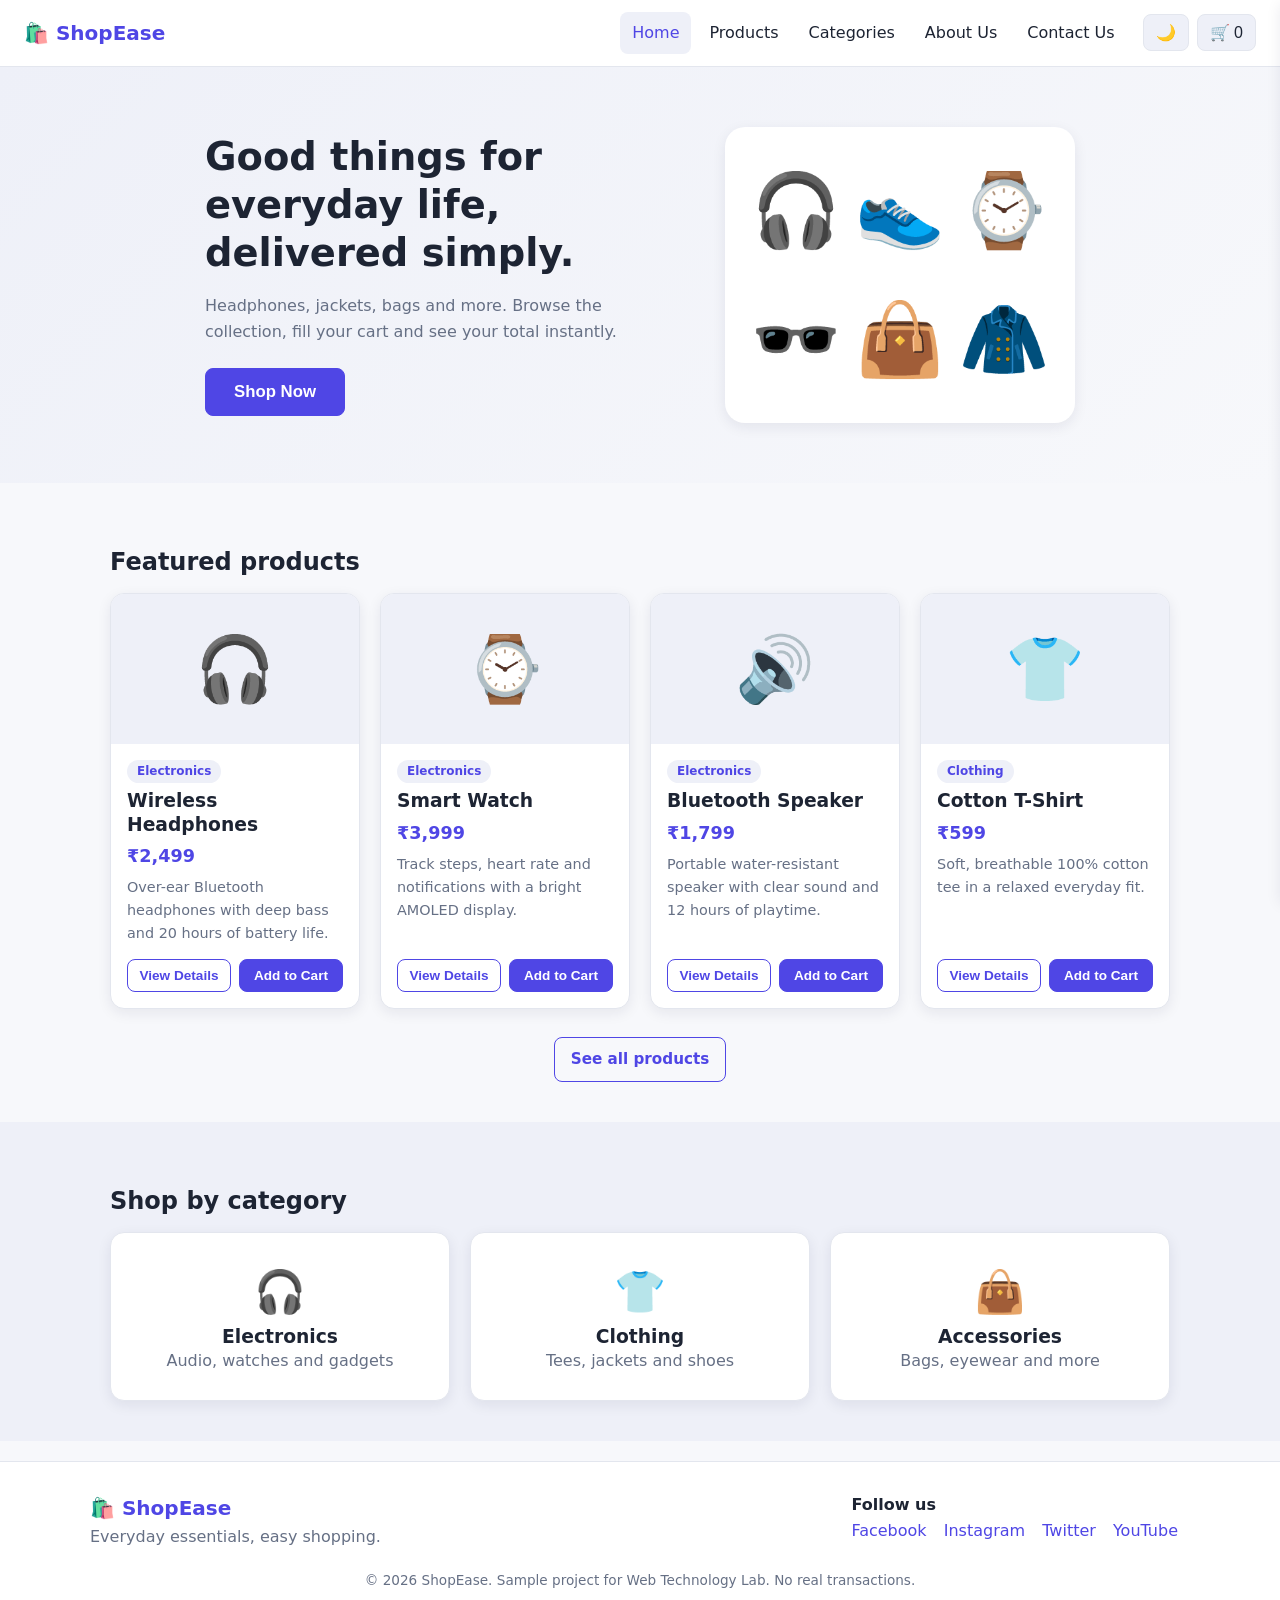
<file: Product Website/shopease.html>
<!DOCTYPE html>
<html lang="en">
<head>
<meta charset="UTF-8">
<meta name="viewport" content="width=device-width, initial-scale=1">
<title>ShopEase</title>
<style>
:root{--bg:#f7f8fb;--surface:#fff;--text:#1d2433;--muted:#667085;--brand:#4f46e5;--brand-d:#4338ca;--border:#e3e6ee;--alt:#eef0f8;--shadow:0 4px 14px rgba(20,30,60,.08)}
[data-theme=dark]{--bg:#0f1320;--surface:#181d2e;--text:#eef0f7;--muted:#9aa3b8;--brand:#818cf8;--brand-d:#6366f1;--border:#2a3148;--alt:#141a2a;--shadow:0 4px 14px rgba(0,0,0,.4)}
*{box-sizing:border-box;margin:0;padding:0}
body{font-family:system-ui,-apple-system,"Segoe UI",Roboto,sans-serif;background:var(--bg);color:var(--text);line-height:1.6}
a{color:inherit;text-decoration:none}
h1,h2,h3{line-height:1.25}
.site-header{position:sticky;top:0;z-index:30;display:flex;align-items:center;gap:16px;padding:12px 24px;background:var(--surface);border-bottom:1px solid var(--border)}
.logo{font-weight:800;font-size:1.25rem;color:var(--brand)}
nav{display:flex;gap:6px;margin-left:auto}
nav a{padding:8px 12px;border-radius:8px;font-weight:500}
nav a:hover,nav a.active{background:var(--alt);color:var(--brand)}
.header-tools{display:flex;gap:8px}
.icon-btn{background:var(--alt);border:1px solid var(--border);color:var(--text);padding:8px 12px;border-radius:8px;cursor:pointer;font-size:1rem}
.icon-btn:hover{border-color:var(--brand)}
.menu-btn{display:none}
.btn{display:inline-block;background:var(--brand);color:#fff;border:1px solid var(--brand);padding:9px 16px;border-radius:8px;font-size:.95rem;font-weight:600;cursor:pointer}
.btn:hover{background:var(--brand-d)}
.btn.ghost{background:transparent;color:var(--brand)}
.btn.ghost:hover{background:var(--alt)}
.btn.big{padding:13px 28px;font-size:1.05rem}
.page{display:none}.page.show{display:block}
.section{max-width:1100px;margin:0 auto;padding:40px 20px}
.section.alt{max-width:none;background:var(--alt)}
.section.alt>*{max-width:1060px;margin-left:auto;margin-right:auto}
h1{font-size:2rem;margin-bottom:16px}h2{font-size:1.5rem;margin:24px 0 16px}
.center{text-align:center;margin-top:28px}
.hero{display:flex;align-items:center;justify-content:center;gap:40px;flex-wrap:wrap;padding:60px 24px;background:linear-gradient(135deg,var(--alt),var(--bg))}
.hero-text{max-width:480px}.hero-text h1{font-size:2.4rem}.hero-text p{color:var(--muted);margin:12px 0 24px}
.hero-art{font-size:4.5rem;display:grid;grid-template-columns:repeat(3,1fr);gap:14px;background:var(--surface);padding:26px;border-radius:20px;box-shadow:var(--shadow)}
.grid{display:grid;grid-template-columns:repeat(auto-fill,minmax(240px,1fr));gap:20px}
.card{background:var(--surface);border:1px solid var(--border);border-radius:14px;overflow:hidden;box-shadow:var(--shadow);display:flex;flex-direction:column}
.card-img{height:150px;display:grid;place-items:center;font-size:4rem;background:var(--alt)}
.card-body{padding:16px;display:flex;flex-direction:column;gap:6px;flex:1}
.tag{align-self:flex-start;background:var(--alt);color:var(--brand);font-size:.75rem;font-weight:700;padding:2px 10px;border-radius:99px}
.price{font-weight:700;color:var(--brand);font-size:1.1rem}
.desc{color:var(--muted);font-size:.9rem;flex:1}
.actions{display:flex;gap:8px;flex-wrap:wrap;margin-top:8px}
.actions .btn{flex:1;padding:8px 10px;font-size:.85rem;text-align:center}
.cat-grid{display:grid;grid-template-columns:repeat(auto-fit,minmax(220px,1fr));gap:20px}
.cat{background:var(--surface);border:1px solid var(--border);border-radius:14px;padding:26px;text-align:center;cursor:pointer;box-shadow:var(--shadow);transition:transform .2s}
.cat:hover{transform:translateY(-4px)}.cat-ico{font-size:2.6rem}.cat p{color:var(--muted)}
.toolbar{display:flex;gap:14px;flex-wrap:wrap;align-items:center;margin-bottom:24px}
.toolbar input{flex:1;min-width:200px;padding:10px 14px;border:1px solid var(--border);border-radius:8px;background:var(--surface);color:var(--text);font-size:1rem}
.filters{display:flex;gap:8px;flex-wrap:wrap}
.chip{padding:8px 16px;border:1px solid var(--border);border-radius:99px;background:var(--surface);color:var(--text);cursor:pointer}
.chip.active{background:var(--brand);color:#fff;border-color:var(--brand)}
.empty{text-align:center;color:var(--muted);padding:30px}
.about-top{display:flex;gap:30px;align-items:center;flex-wrap:wrap}
.about-top>div{flex:1;min-width:260px}.about-top p{color:var(--muted)}
.about-art{font-size:5rem;background:var(--alt);padding:24px 36px;border-radius:20px}
.two-col{display:grid;grid-template-columns:repeat(auto-fit,minmax(260px,1fr));gap:20px;margin-top:20px}
.panel{background:var(--surface);border:1px solid var(--border);border-radius:14px;padding:22px;box-shadow:var(--shadow)}
.panel h2,.panel h3{margin:0 0 8px}.panel p{color:var(--muted);margin-bottom:8px}
.why{margin-left:22px;color:var(--muted)}.why li{margin-bottom:6px}
.contact-grid{display:grid;grid-template-columns:2fr 1fr;gap:24px}
form{background:var(--surface);border:1px solid var(--border);border-radius:14px;padding:24px}
.field{margin-bottom:16px}.field label{display:block;font-weight:600;margin-bottom:4px}
.field input,.field textarea{width:100%;padding:10px 12px;border:1px solid var(--border);border-radius:8px;background:var(--bg);color:var(--text);font:inherit}
.field.bad input,.field.bad textarea{border-color:#dc2626}
.err{color:#dc2626;font-size:.82rem;display:block;min-height:1em}
.form-msg{margin-top:12px;font-weight:600;color:#16a34a}
.details{align-self:start}.details p{margin-bottom:14px}
.site-footer{background:var(--surface);border-top:1px solid var(--border);padding:30px 24px 16px;margin-top:20px}
.footer-grid{max-width:1100px;margin:0 auto;display:flex;justify-content:space-between;gap:20px;flex-wrap:wrap}
.footer-grid p{color:var(--muted)}.social a{margin-right:12px;color:var(--brand)}
.copy{text-align:center;color:var(--muted);font-size:.85rem;margin-top:20px}
.overlay{position:fixed;inset:0;background:rgba(0,0,0,.5);opacity:0;pointer-events:none;transition:.25s;z-index:40}
.overlay.show{opacity:1;pointer-events:auto}
.cart-panel{position:fixed;top:0;right:0;height:100%;width:min(380px,100%);background:var(--surface);z-index:50;transform:translateX(100%);transition:transform .3s;display:flex;flex-direction:column;padding:20px;box-shadow:var(--shadow)}
.cart-panel.show{transform:none}
.cart-head,.cart-foot{display:flex;justify-content:space-between;align-items:center;gap:10px}
.cart-head h2{margin:0}
#cartItems{flex:1;overflow:auto;margin:16px 0}
.ci{display:flex;gap:10px;align-items:center;padding:10px 0;border-bottom:1px solid var(--border)}
.ci-ico{font-size:1.8rem}.ci-info{flex:1}.ci-info small{color:var(--muted)}
.qty{display:flex;align-items:center;gap:6px}
.qty button{width:26px;height:26px;border:1px solid var(--border);background:var(--alt);color:var(--text);border-radius:6px;cursor:pointer}
.modal{position:fixed;top:50%;left:50%;transform:translate(-50%,-45%);width:min(440px,92%);background:var(--surface);border-radius:16px;z-index:60;opacity:0;pointer-events:none;transition:.25s;overflow:hidden}
.modal.show{opacity:1;pointer-events:auto;transform:translate(-50%,-50%)}
.modal-close{position:absolute;top:10px;right:10px}
.modal .card-img{height:200px;font-size:5.5rem}
.modal-body{padding:20px;display:flex;flex-direction:column;gap:8px}
.toast{position:fixed;bottom:24px;left:50%;transform:translate(-50%,30px);background:var(--text);color:var(--bg);padding:10px 20px;border-radius:99px;opacity:0;transition:.3s;z-index:70;pointer-events:none}
.toast.show{opacity:1;transform:translate(-50%,0)}
.sr{position:absolute;width:1px;height:1px;overflow:hidden;clip:rect(0 0 0 0)}
@media(max-width:760px){
 .menu-btn{display:block;margin-left:auto}
 nav{display:none;position:absolute;top:100%;left:0;right:0;flex-direction:column;background:var(--surface);padding:10px;border-bottom:1px solid var(--border)}
 nav.open{display:flex}
 .contact-grid{grid-template-columns:1fr}
 .hero-text h1{font-size:1.8rem}
}
</style>
</head>
<body>

<header class="site-header">
  <a class="logo" href="#home" data-page="home">🛍️ ShopEase</a>
  <button class="icon-btn menu-btn" id="menuBtn" aria-label="Toggle menu" type="button">☰</button>
  <nav id="mainNav">
    <a href="#home" data-page="home">Home</a>
    <a href="#products" data-page="products">Products</a>
    <a href="#categories" data-page="home" data-scroll="categories">Categories</a>
    <a href="#about" data-page="about">About Us</a>
    <a href="#contact" data-page="contact">Contact Us</a>
  </nav>
  <div class="header-tools">
    <button class="icon-btn" id="themeBtn" type="button" aria-label="Toggle dark mode">🌙</button>
    <button class="icon-btn" id="cartBtn" type="button" aria-label="Open cart">🛒 <span id="cartCount">0</span></button>
  </div>
</header>

<main>
<!-- HOME -->
<div class="page" id="page-home">
  <section class="hero">
    <div class="hero-text">
      <h1>Good things for everyday life, delivered simply.</h1>
      <p>Headphones, jackets, bags and more. Browse the collection, fill your cart and see your total instantly.</p>
      <button class="btn big" id="shopNow" type="button">Shop Now</button>
    </div>
    <div class="hero-art" aria-hidden="true"><span>🎧</span><span>👟</span><span>⌚</span><span>🕶️</span><span>👜</span><span>🧥</span></div>
  </section>
  <section class="section" id="featured">
    <h2>Featured products</h2>
    <div class="grid" id="featuredGrid"></div>
    <p class="center"><a class="btn ghost" href="#products" data-page="products">See all products</a></p>
  </section>
  <section class="section alt" id="categories">
    <h2>Shop by category</h2>
    <div class="cat-grid">
      <a class="cat" data-cat="Electronics"><span class="cat-ico">🎧</span><h3>Electronics</h3><p>Audio, watches and gadgets</p></a>
      <a class="cat" data-cat="Clothing"><span class="cat-ico">👕</span><h3>Clothing</h3><p>Tees, jackets and shoes</p></a>
      <a class="cat" data-cat="Accessories"><span class="cat-ico">👜</span><h3>Accessories</h3><p>Bags, eyewear and more</p></a>
    </div>
  </section>
</div>

<!-- PRODUCTS -->
<div class="page" id="page-products">
  <div class="section">
    <h1>All products</h1>
    <div class="toolbar">
      <label class="sr" for="searchBox">Search products</label>
      <input type="search" id="searchBox" placeholder="Search products by name">
      <div class="filters" id="filters">
        <button class="chip active" data-filter="All" type="button">All</button>
        <button class="chip" data-filter="Electronics" type="button">Electronics</button>
        <button class="chip" data-filter="Clothing" type="button">Clothing</button>
        <button class="chip" data-filter="Accessories" type="button">Accessories</button>
      </div>
    </div>
    <div class="grid" id="productGrid"></div>
    <p class="empty" id="emptyMsg" hidden>No products match your search. Try another name or choose All.</p>
  </div>
</div>

<!-- ABOUT -->
<div class="page" id="page-about">
  <div class="section">
    <div class="about-top">
      <div><h1>About ShopEase</h1>
      <p>ShopEase is an online store built to make everyday shopping quick and clear. We bring electronics, clothing and accessories together in one place, with honest descriptions and simple pricing.</p></div>
      <div class="about-art" aria-hidden="true">🏬</div>
    </div>
    <div class="two-col">
      <div class="panel"><h2>Our mission</h2><p>To make good products easy to find and easy to buy, so customers spend less time searching and more time enjoying what they chose.</p></div>
      <div class="panel"><h2>Our vision</h2><p>To become a trusted neighbourhood-style store online, known for fair prices, clear information and friendly service.</p></div>
    </div>
    <h2>What we sell</h2>
    <div class="two-col">
      <div class="panel"><h3>Electronics</h3><p>Headphones, smart watches and speakers for work, travel and play.</p></div>
      <div class="panel"><h3>Clothing</h3><p>Comfortable tees, jackets and shoes built for daily wear.</p></div>
      <div class="panel"><h3>Accessories</h3><p>Tote bags, sunglasses and small extras that finish an outfit.</p></div>
    </div>
    <h2>Why customers choose us</h2>
    <ul class="why">
      <li>Clear product details and prices before you add anything to the cart.</li>
      <li>A simple cart that remembers your items when you come back.</li>
      <li>Pages that work well on phones, tablets and desktops.</li>
    </ul>
  </div>
</div>

<!-- CONTACT -->
<div class="page" id="page-contact">
  <div class="section">
    <h1>Contact us</h1>
    <div class="contact-grid">
      <form id="contactForm" novalidate>
        <div class="field"><label for="fullName">Full Name</label><input type="text" id="fullName"><small class="err"></small></div>
        <div class="field"><label for="email">Email Address</label><input type="email" id="email"><small class="err"></small></div>
        <div class="field"><label for="phone">Phone Number</label><input type="tel" id="phone"><small class="err"></small></div>
        <div class="field"><label for="subject">Subject</label><input type="text" id="subject"><small class="err"></small></div>
        <div class="field"><label for="message">Message</label><textarea id="message" rows="5"></textarea><small class="err"></small></div>
        <div class="actions"><button class="btn" type="submit">Submit</button><button class="btn ghost" type="reset" id="resetBtn">Reset</button></div>
        <p class="form-msg" id="formMsg" role="status"></p>
      </form>
      <aside class="panel details">
        <h2>Store details</h2>
        <p><strong>Address</strong><br>12 Market Road, Gandhi Nagar, Jammu 180004</p>
        <p><strong>Email</strong><br>support@shopease.example</p>
        <p><strong>Phone</strong><br>+91 98765 43210</p>
        <p><strong>Hours</strong><br>Mon to Sat, 10:00 AM to 7:00 PM</p>
      </aside>
    </div>
  </div>
</div>
</main>

<footer class="site-footer">
  <div class="footer-grid">
    <div><a class="logo" href="#home" data-page="home">🛍️ ShopEase</a><p>Everyday essentials, easy shopping.</p></div>
    <div><h4>Follow us</h4><p class="social"><a href="#">Facebook</a> <a href="#">Instagram</a> <a href="#">Twitter</a> <a href="#">YouTube</a></p></div>
  </div>
  <p class="copy">© 2026 ShopEase. Sample project for Web Technology Lab. No real transactions.</p>
</footer>

<aside class="cart-panel" id="cartPanel" aria-label="Shopping cart">
  <div class="cart-head"><h2>Your cart</h2><button class="icon-btn" id="closeCart" type="button" aria-label="Close cart">✕</button></div>
  <div id="cartItems"></div>
  <div class="cart-foot"><p>Total: <strong id="cartTotal">₹0</strong></p><button class="btn ghost" id="clearCart" type="button">Clear cart</button></div>
</aside>
<div class="overlay" id="overlay"></div>
<div class="modal" id="modal" role="dialog" aria-modal="true" aria-labelledby="mName">
  <button class="icon-btn modal-close" id="closeModal" type="button">Close ✕</button>
  <div class="card-img" id="mImg"></div>
  <div class="modal-body"><span class="tag" id="mCat"></span><h2 id="mName" style="margin:0"></h2><p class="price" id="mPrice"></p><p id="mDesc"></p>
  <button class="btn" id="mAdd" type="button">Add to Cart</button></div>
</div>
<div class="toast" id="toast" role="status"></div>

<script>
const PRODUCTS=[
 {id:1,cat:'Electronics',name:'Wireless Headphones',price:2499,ico:'🎧',desc:'Over-ear Bluetooth headphones with deep bass and 20 hours of battery life.'},
 {id:2,cat:'Electronics',name:'Smart Watch',price:3999,ico:'⌚',desc:'Track steps, heart rate and notifications with a bright AMOLED display.'},
 {id:3,cat:'Electronics',name:'Bluetooth Speaker',price:1799,ico:'🔊',desc:'Portable water-resistant speaker with clear sound and 12 hours of playtime.'},
 {id:4,cat:'Clothing',name:'Cotton T-Shirt',price:599,ico:'👕',desc:'Soft, breathable 100% cotton tee in a relaxed everyday fit.'},
 {id:5,cat:'Clothing',name:'Denim Jacket',price:1999,ico:'🧥',desc:'Classic mid-wash denim jacket with sturdy stitching and two chest pockets.'},
 {id:6,cat:'Clothing',name:'Running Shoes',price:2299,ico:'👟',desc:'Lightweight shoes with a cushioned sole for daily runs and long walks.'},
 {id:7,cat:'Accessories',name:'Canvas Tote Bag',price:799,ico:'👜',desc:'Roomy canvas tote with an inner zip pocket, made for books and groceries.'},
 {id:8,cat:'Accessories',name:'Sunglasses',price:999,ico:'🕶️',desc:'UV400 polarised sunglasses with a lightweight frame that sits comfortably.'}
];
const $=s=>document.querySelector(s), $$=s=>document.querySelectorAll(s);
const money=n=>'₹'+n.toLocaleString('en-IN');
let cart={}, filter='All', modalId=null, toastTimer;

/* storage helpers (safe if blocked) */
const store={get(k){try{return localStorage.getItem(k)}catch(e){return null}},set(k,v){try{localStorage.setItem(k,v)}catch(e){}}};
try{cart=JSON.parse(store.get('shopease-cart')||'{}')||{}}catch(e){cart={}}

/* rendering */
function cardHTML(p){
 return `<article class="card" data-id="${p.id}"><div class="card-img">${p.ico}</div>
 <div class="card-body"><span class="tag">${p.cat}</span><h3>${p.name}</h3><p class="price">${money(p.price)}</p><p class="desc">${p.desc}</p>
 <div class="actions"><button class="btn ghost view-btn" type="button">View Details</button><button class="btn add-btn" type="button">Add to Cart</button></div></div></article>`;
}
$('#featuredGrid').innerHTML=PRODUCTS.slice(0,4).map(cardHTML).join('');
function renderProducts(){
 const q=$('#searchBox').value.trim().toLowerCase();
 const list=PRODUCTS.filter(p=>(filter==='All'||p.cat===filter)&&p.name.toLowerCase().includes(q));
 $('#productGrid').innerHTML=list.map(cardHTML).join('');
 $('#emptyMsg').hidden=list.length>0;
 $$('#filters .chip').forEach(c=>c.classList.toggle('active',c.dataset.filter===filter));
}

/* page navigation */
function show(page,scrollTo){
 if(!['home','products','about','contact'].includes(page))page='home';
 $$('.page').forEach(p=>p.classList.toggle('show',p.id==='page-'+page));
 $$('#mainNav a').forEach(a=>a.classList.toggle('active',a.dataset.page===page&&(scrollTo?a.dataset.scroll===scrollTo:!a.dataset.scroll)));
 $('#mainNav').classList.remove('open');
 document.title=page.charAt(0).toUpperCase()+page.slice(1)+' | ShopEase';
 if(scrollTo){const el=document.getElementById(scrollTo);el&&el.scrollIntoView({behavior:'smooth'})}else window.scrollTo(0,0);
}
function route(){
 const h=location.hash.slice(1)||'home';
 if(h==='categories')show('home','categories'); else show(h);
}
window.addEventListener('hashchange',route);
document.addEventListener('click',e=>{
 const a=e.target.closest('[data-page]');
 if(a){e.preventDefault();const t=a.dataset.scroll||a.dataset.page;
  if(location.hash==='#'+t)route();else location.hash=t;}
});
$('#shopNow').onclick=()=>location.hash='products';
$$('.cat').forEach(c=>c.onclick=()=>{filter=c.dataset.cat;$('#searchBox').value='';renderProducts();location.hash='products';});
$('#menuBtn').onclick=()=>$('#mainNav').classList.toggle('open');

/* search + filters */
$('#searchBox').oninput=renderProducts;
$('#filters').onclick=e=>{const c=e.target.closest('.chip');if(c){filter=c.dataset.filter;renderProducts();}};

/* cart */
function saveCart(){store.set('shopease-cart',JSON.stringify(cart));renderCart();}
function addToCart(id){cart[id]=(cart[id]||0)+1;saveCart();toast(PRODUCTS.find(p=>p.id==id).name+' added to cart');}
function renderCart(){
 const ids=Object.keys(cart).filter(id=>PRODUCTS.some(p=>p.id==id));
 let total=0,count=0;
 $('#cartItems').innerHTML=ids.length?ids.map(id=>{
  const p=PRODUCTS.find(x=>x.id==id),q=cart[id];total+=p.price*q;count+=q;
  return `<div class="ci"><span class="ci-ico">${p.ico}</span><div class="ci-info"><strong>${p.name}</strong><br><small>${money(p.price)} each</small></div>
  <div class="qty"><button data-act="dec" data-id="${id}" type="button">−</button><span>${q}</span><button data-act="inc" data-id="${id}" type="button">+</button></div></div>`;
 }).join(''):'<p class="empty">Your cart is empty.</p>';
 $('#cartTotal').textContent=money(total);
 $('#cartCount').textContent=count;
}
$('#cartItems').onclick=e=>{
 const b=e.target.closest('button[data-act]');if(!b)return;
 const id=b.dataset.id;
 if(b.dataset.act==='inc')cart[id]++;else if(--cart[id]<=0)delete cart[id];
 saveCart();
};
$('#clearCart').onclick=()=>{cart={};saveCart();};
function openCart(){$('#cartPanel').classList.add('show');$('#overlay').classList.add('show');}
function closeAll(){$('#cartPanel').classList.remove('show');$('#modal').classList.remove('show');$('#overlay').classList.remove('show');}
$('#cartBtn').onclick=openCart;
$('#closeCart').onclick=closeAll;
$('#overlay').onclick=closeAll;
document.addEventListener('keydown',e=>{if(e.key==='Escape')closeAll();});

/* card buttons (delegated) + modal */
document.addEventListener('click',e=>{
 const card=e.target.closest('.card');if(!card)return;
 const id=+card.dataset.id;
 if(e.target.closest('.add-btn'))addToCart(id);
 else if(e.target.closest('.view-btn')){
  const p=PRODUCTS.find(x=>x.id===id);modalId=id;
  $('#mImg').textContent=p.ico;$('#mCat').textContent=p.cat;$('#mName').textContent=p.name;
  $('#mPrice').textContent=money(p.price);$('#mDesc').textContent=p.desc;
  $('#modal').classList.add('show');$('#overlay').classList.add('show');
 }
});
$('#closeModal').onclick=closeAll;
$('#mAdd').onclick=()=>{addToCart(modalId);closeAll();};

/* toast */
function toast(msg){const t=$('#toast');t.textContent=msg;t.classList.add('show');clearTimeout(toastTimer);toastTimer=setTimeout(()=>t.classList.remove('show'),1800);}

/* theme */
function setTheme(t){document.documentElement.dataset.theme=t;$('#themeBtn').textContent=t==='dark'?'☀️':'🌙';store.set('shopease-theme',t);}
setTheme(store.get('shopease-theme')||'light');
$('#themeBtn').onclick=()=>setTheme(document.documentElement.dataset.theme==='dark'?'light':'dark');

/* contact form validation */
const rules={
 fullName:v=>v.trim().length>=3||'Please enter your full name (at least 3 characters).',
 email:v=>/^[^\s@]+@[^\s@]+\.[^\s@]+$/.test(v)||'Please enter a valid email address.',
 phone:v=>/^[+]?[\d\s-]{10,14}$/.test(v.trim())||'Please enter a valid phone number (10 digits).',
 subject:v=>v.trim().length>=3||'Please enter a subject.',
 message:v=>v.trim().length>=10||'Message must be at least 10 characters.'
};
function check(id){
 const el=document.getElementById(id),r=rules[id](el.value),f=el.closest('.field');
 f.classList.toggle('bad',r!==true);f.querySelector('.err').textContent=r===true?'':r;
 return r===true;
}
Object.keys(rules).forEach(id=>document.getElementById(id).addEventListener('input',()=>check(id)));
$('#contactForm').addEventListener('submit',e=>{
 e.preventDefault();
 const ok=Object.keys(rules).map(check).every(Boolean);
 const m=$('#formMsg');
 if(ok){m.style.color='#16a34a';m.textContent='Thank you! Your message has been sent.';e.target.reset();}
 else{m.style.color='#dc2626';m.textContent='Please fix the errors above.';}
});
$('#resetBtn').onclick=()=>{$$('.field').forEach(f=>{f.classList.remove('bad');f.querySelector('.err').textContent='';});$('#formMsg').textContent='';};

/* init */
renderProducts();renderCart();route();
</script>
</body>
</html>
</file>
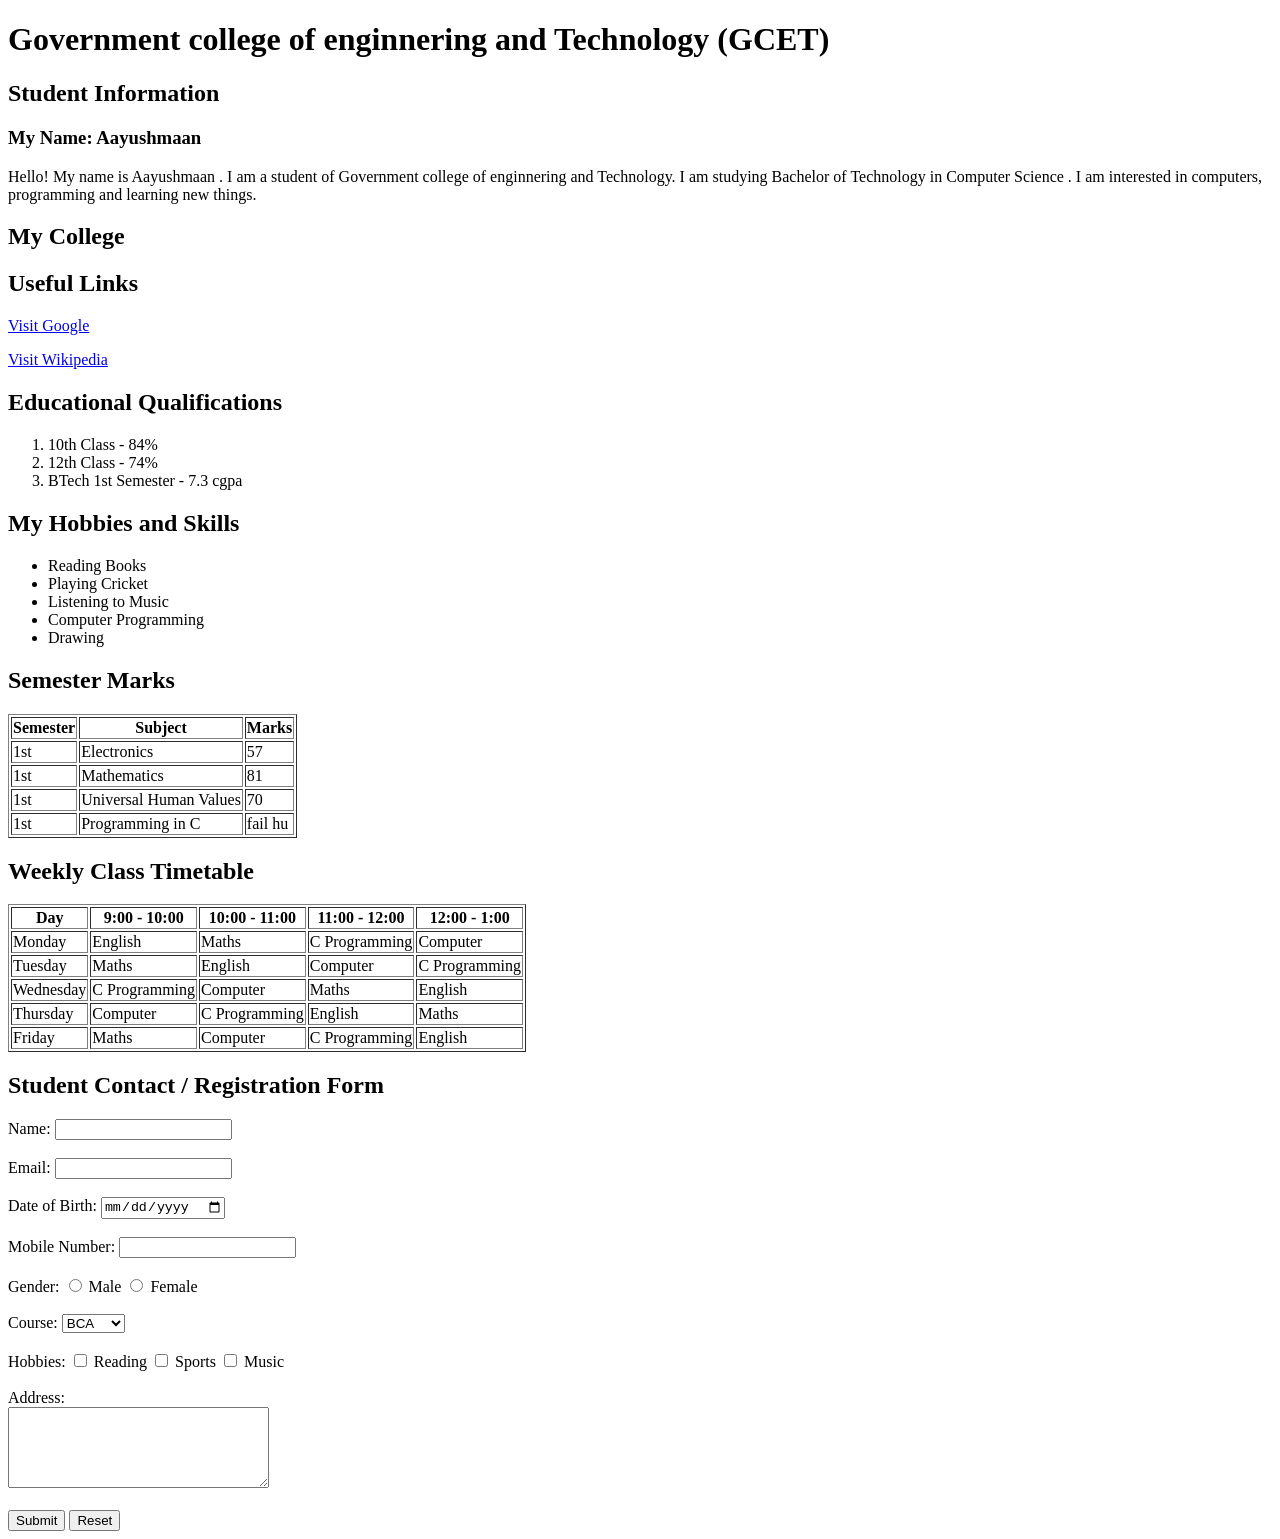
<file: Student Form  Simple/form.html>
<!DOCTYPE html>
<html>
<head>
    <title>Student Information</title>
</head>

<body>
    <h1>Government college of enginnering and Technology (GCET) </h1>
    <h2>Student Information</h2>
    <h3>My Name: Aayushmaan</h3>
    <p>
        Hello! My name is Aayushmaan . I am a student of Government college of enginnering and Technology.
        I am studying Bachelor of Technology in Computer Science . I am interested
        in computers, programming and learning new things.
    </p>
    <h2>My College</h2>
    <h2>Useful Links</h2>
    <p>
        <a href="https://www.google.com">Visit Google</a>
    </p>
    <p>
        <a href="https://www.wikipedia.org">Visit Wikipedia</a>
    </p>
    <h2>Educational Qualifications</h2>

    <ol>
        <li>10th Class - 84%</li>
        <li>12th Class - 74%</li>
        <li>BTech 1st Semester - 7.3 cgpa </li>
    </ol>
    <h2>My Hobbies and Skills</h2>

    <ul>
        <li>Reading Books</li>
        <li>Playing Cricket</li>
        <li>Listening to Music</li>
        <li>Computer Programming</li>
        <li>Drawing</li>
    </ul>
    <h2>Semester Marks</h2>

    <table border="1">
        <tr>
            <th>Semester</th>
            <th>Subject</th>
            <th>Marks</th>
        </tr>

        <tr>
            <td>1st</td>
            <td>Electronics</td>
            <td>57</td>
        </tr>

        <tr>
            <td>1st</td>
            <td>Mathematics</td>
            <td>81</td>
        </tr>

        <tr>
            <td>1st</td>
            <td>Universal Human Values</td>
            <td>70</td>
        </tr>

        <tr>
            <td>1st</td>
            <td>Programming in C</td>
            <td>fail hu </td>
        </tr>
    </table>
    <h2>Weekly Class Timetable</h2>

    <table border="1">
        <tr>
            <th>Day</th>
            <th>9:00 - 10:00</th>
            <th>10:00 - 11:00</th>
            <th>11:00 - 12:00</th>
            <th>12:00 - 1:00</th>
        </tr>

        <tr>
            <td>Monday</td>
            <td>English</td>
            <td>Maths</td>
            <td>C Programming</td>
            <td>Computer</td>
        </tr>

        <tr>
            <td>Tuesday</td>
            <td>Maths</td>
            <td>English</td>
            <td>Computer</td>
            <td>C Programming</td>
        </tr>

        <tr>
            <td>Wednesday</td>
            <td>C Programming</td>
            <td>Computer</td>
            <td>Maths</td>
            <td>English</td>
        </tr>

        <tr>
            <td>Thursday</td>
            <td>Computer</td>
            <td>C Programming</td>
            <td>English</td>
            <td>Maths</td>
        </tr>

        <tr>
            <td>Friday</td>
            <td>Maths</td>
            <td>Computer</td>
            <td>C Programming</td>
            <td>English</td>
        </tr>
    </table>
    <h2>Student Contact / Registration Form</h2>
    <form action="submit.html" method="post">

        <label>Name:</label>
        <input type="text" name="name">
        <br><br>

        <label>Email:</label>
        <input type="email" name="email">
        <br><br>

        <label>Date of Birth:</label>
        <input type="date" name="dob">
        <br><br>

        <label>Mobile Number:</label>
        <input type="tel" name="mobile">
        <br><br>

        <label>Gender:</label>
        <input type="radio" name="gender" value="male"> Male
        <input type="radio" name="gender" value="female"> Female
        <br><br>

        <label>Course:</label>
        <select name="course">
            <option>BCA</option>
            <option>BBA</option>
            <option>BA</option>
            <option>B.Com</option>
            <option>B.tech </option>
        </select>
        <br><br>

        <label>Hobbies:</label>
        <input type="checkbox" name="hobby" value="reading"> Reading
        <input type="checkbox" name="hobby" value="sports"> Sports
        <input type="checkbox" name="hobby" value="music"> Music
        <br><br>

        <label>Address:</label>
        <br>
        <textarea name="address" rows="5" cols="30"></textarea>
        <br><br>

        <input type="submit" value="Submit">
        <input type="reset" value="Reset">

    </form>

</body>
</html>
</file>
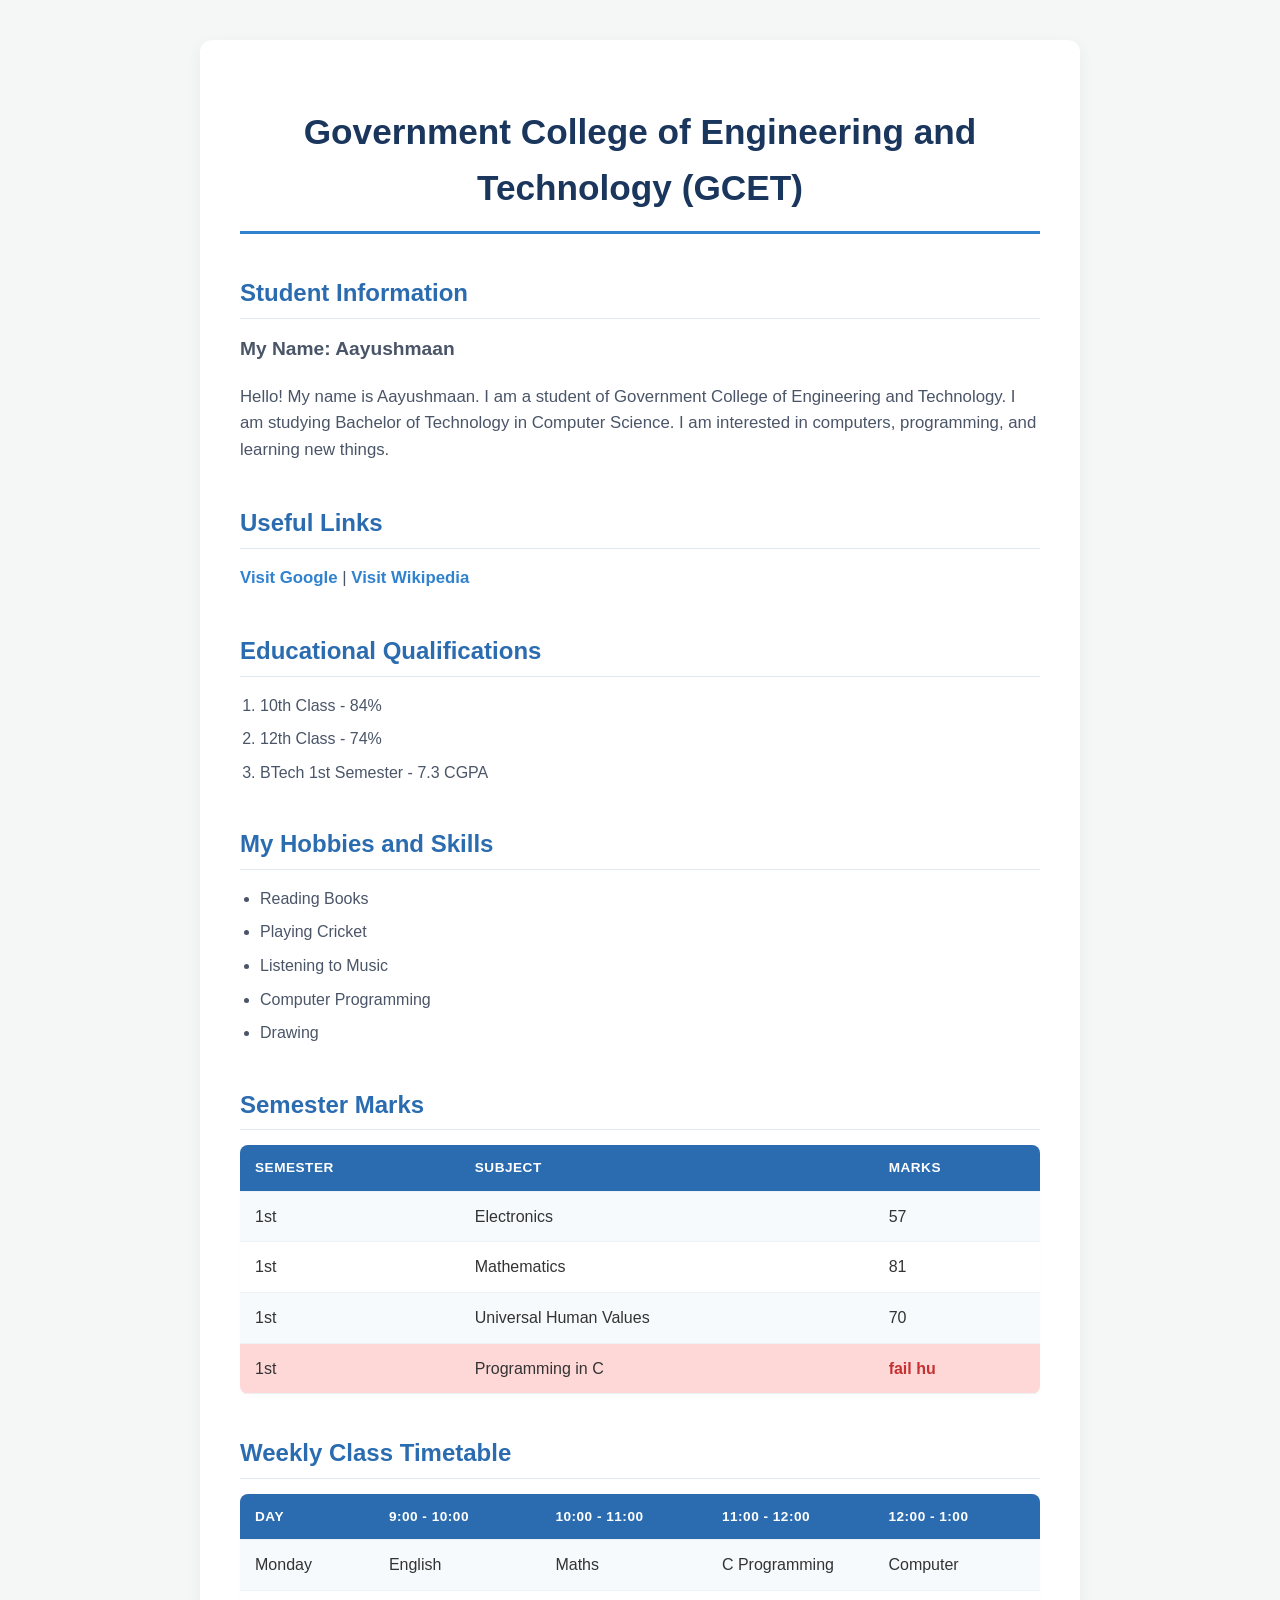
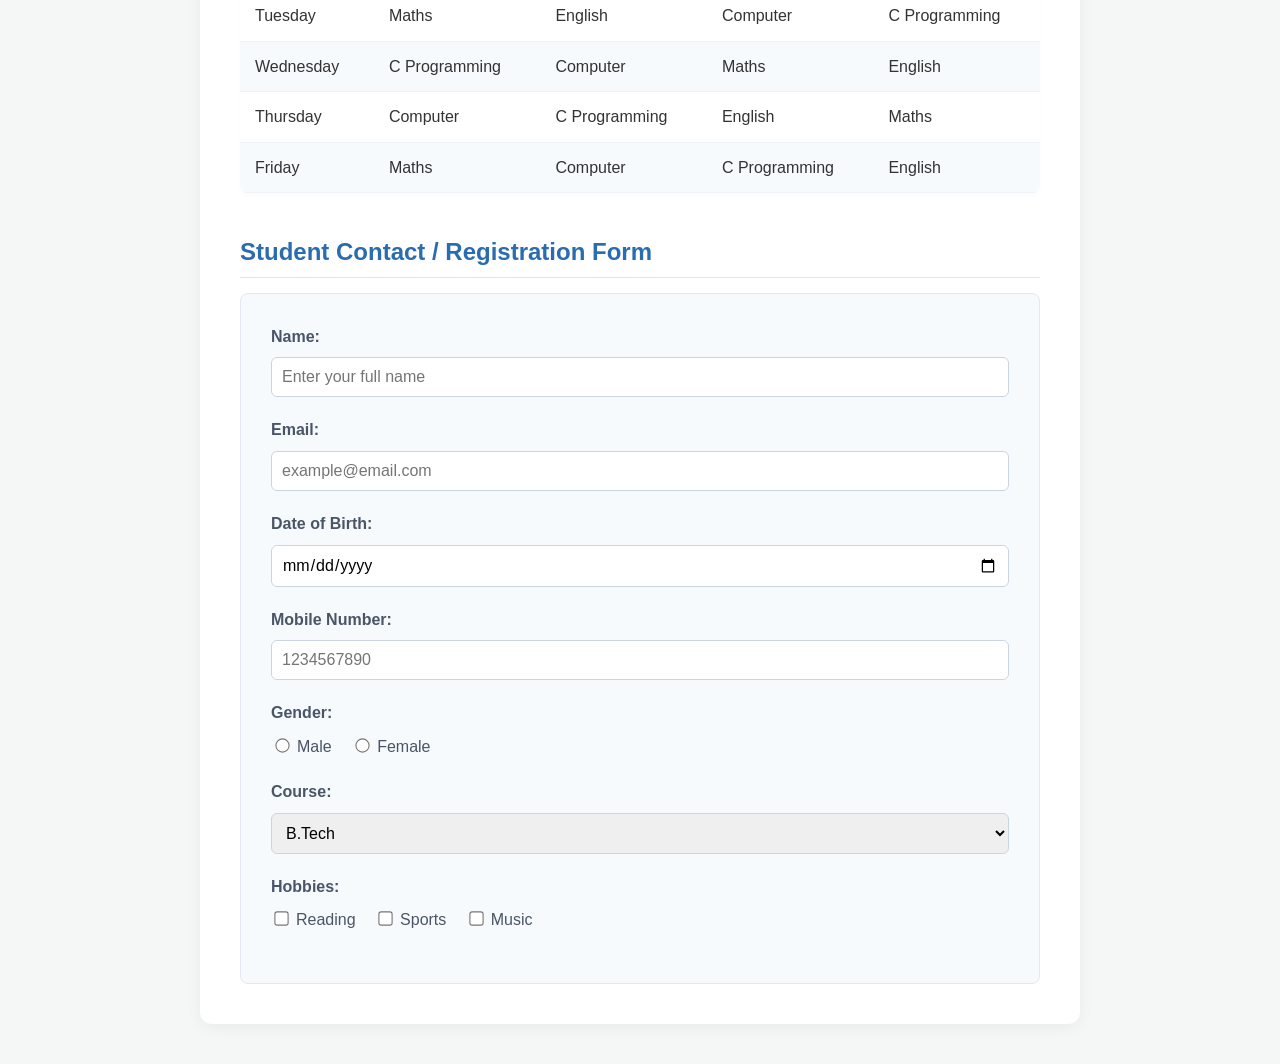
<file: Student Form With CSS/form1.html>
<!DOCTYPE html>
<html>
<head>
    <title>Student Information</title>
    <style>
        /* General Body Settings */
        body {
            font-family: 'Segoe UI', Tahoma, Geneva, Verdana, sans-serif;
            background-color: #f4f7f6;
            color: #333;
            line-height: 1.6;
            margin: 0;
            padding: 40px 20px;
            display: flex;
            flex-direction: column;
            align-items: center;
        }

        /* Container styling to wrap everything neatly */
        .container {
            max-width: 800px;
            width: 100%;
            background: #ffffff;
            padding: 40px;
            border-radius: 12px;
            box-shadow: 0 4px 15px rgba(0,0,0,0.05);
        }

        /* Typography & Headers */
        h1 {
            color: #1a365d;
            font-size: 2.2rem;
            text-align: center;
            margin-bottom: 5px;
            border-bottom: 3px solid #3182ce;
            padding-bottom: 15px;
        }

        h2 {
            color: #2b6cb0;
            font-size: 1.5rem;
            margin-top: 40px;
            margin-bottom: 15px;
            border-bottom: 1px solid #e2e8f0;
            padding-bottom: 5px;
        }

        h3 {
            color: #4a5568;
            font-size: 1.2rem;
            margin-top: 10px;
        }

        p {
            font-size: 1.05rem;
            color: #4a5568;
        }

        /* Links styling */
        a {
            color: #3182ce;
            text-decoration: none;
            font-weight: 600;
            transition: color 0.2s ease;
        }

        a:hover {
            color: #2b6cb0;
            text-decoration: underline;
        }

        /* Lists styling */
        ol, ul {
            padding-left: 20px;
        }

        li {
            margin-bottom: 8px;
            color: #4a5568;
        }

        /* Tables layout and clean styling */
        table {
            width: 100%;
            border-collapse: collapse;
            margin-top: 15px;
            margin-bottom: 25px;
            background: #ffffff;
            box-shadow: 0 2px 5px rgba(0,0,0,0.02);
            border-radius: 8px;
            overflow: hidden;
        }

        th, td {
            padding: 12px 15px;
            text-align: left;
        }

        th {
            background-color: #2b6cb0;
            color: white;
            font-weight: 600;
            text-transform: uppercase;
            font-size: 0.85rem;
            letter-spacing: 0.5px;
        }

        tr {
            border-bottom: 1px solid #edf2f7;
        }

        tr:nth-child(even) {
            background-color: #f7fafc;
        }
        form {
            background: #f7fafc;
            padding: 30px;
            border-radius: 8px;
            border: 1px solid #e2e8f0;
        }

        .form-group {
            margin-bottom: 20px;
        }

        label {
            display: block;
            font-weight: 600;
            margin-bottom: 8px;
            color: #4a5568;
        }

        /* Style for inline radio/checkbox labels */
        .inline-label {
            display: inline;
            font-weight: normal;
            margin-right: 15px;
            margin-left: 5px;
        }

        input[type="text"],
        input[type="email"],
        input[type="date"],
        input[type="tel"],
        select,
        textarea {
            width: 100%;
            padding: 10px;
            border: 1px solid #cbd5e0;
            border-radius: 6px;
            box-sizing: border-box;
            font-family: inherit;
            font-size: 1rem;
            transition: border-color 0.2s;
        }

        input[type="text"]:focus,
        input[type="email"]:focus,
        input[type="date"]:focus,
        input[type="tel"]:focus,
        select:focus,
        textarea:focus {
            outline: none;
            border-color: #3182ce;
            box-shadow: 0 0 0 3px rgba(66, 153, 225, 0.15);
        }

        /* Aligning checkbox and radio sizes */
        input[type="radio"],
        input[type="checkbox"] {
            transform: scale(1.1);
            cursor: pointer;
        }

        /* Fancy Interactive Buttons */
        .btn-container {
            margin-top: 25px;
        }

        input[type="submit"],
        input[type="reset"] {
            padding: 12px 25px;
            font-size: 1rem;
            font-weight: 600;
            border: none;
            border-radius: 6px;
            cursor: pointer;
            transition: all 0.2s ease;
            margin-right: 10px;
        }

        input[type="submit"] {
            background-color: #3182ce;
            color: white;
        }

        input[type="submit"]:hover {
            background-color: #2b6cb0;
        }

        input[type="reset"] {
            background-color: #e2e8f0;
            color: #4a5568;
        }

        input[type="reset"]:hover {
            background-color: #cbd5e0;
        }
    </style>
</head>
<body>

<div class="container">
    <h1>Government College of Engineering and Technology (GCET)</h1>
    
    <h2>Student Information</h2>
    <h3>My Name: Aayushmaan</h3>
    <p>Hello! My name is Aayushmaan. I am a student of Government College of Engineering and Technology. I am studying Bachelor of Technology in Computer Science. I am interested in computers, programming, and learning new things.</p>

    <h2>Useful Links</h2>
    <p>
        <a href="https://www.google.com" target="_blank">Visit Google</a> | 
        <a href="https://www.wikipedia.org" target="_blank">Visit Wikipedia</a>
    </p>

    <h2>Educational Qualifications</h2>
    <ol>
        <li>10th Class - 84%</li>
        <li>12th Class - 74%</li>
        <li>BTech 1st Semester - 7.3 CGPA</li>
    </ol>

    <h2>My Hobbies and Skills</h2>
    <ul>
        <li>Reading Books</li>
        <li>Playing Cricket</li>
        <li>Listening to Music</li>
        <li>Computer Programming</li>
        <li>Drawing</li>
    </ul>

    <h2>Semester Marks</h2>
    <table>
        <tr>
            <th>Semester</th>
            <th>Subject</th>
            <th>Marks</th>
        </tr>
        <tr>
            <td>1st</td>
            <td>Electronics</td>
            <td>57</td>
        </tr>
        <tr>
            <td>1st</td>
            <td>Mathematics</td>
            <td>81</td>
        </tr>
        <tr>
            <td>1st</td>
            <td>Universal Human Values</td>
            <td>70</td>
        </tr>
        <tr style="background-color: #fed7d7;">
            <td>1st</td>
            <td>Programming in C</td>
            <td style="color: #c53030; font-weight: bold;">fail hu</td>
        </tr>
    </table>

    <h2>Weekly Class Timetable</h2>
    <table>
        <tr>
            <th>Day</th>
            <th>9:00 - 10:00</th>
            <th>10:00 - 11:00</th>
            <th>11:00 - 12:00</th>
            <th>12:00 - 1:00</th>
        </tr>
        <tr>
            <td>Monday</td>
            <td>English</td>
            <td>Maths</td>
            <td>C Programming</td>
            <td>Computer</td>
        </tr>
        <tr>
            <td>Tuesday</td>
            <td>Maths</td>
            <td>English</td>
            <td>Computer</td>
            <td>C Programming</td>
        </tr>
        <tr>
            <td>Wednesday</td>
            <td>C Programming</td>
            <td>Computer</td>
            <td>Maths</td>
            <td>English</td>
        </tr>
        <tr>
            <td>Thursday</td>
            <td>Computer</td>
            <td>C Programming</td>
            <td>English</td>
            <td>Maths</td>
        </tr>
        <tr>
            <td>Friday</td>
            <td>Maths</td>
            <td>Computer</td>
            <td>C Programming</td>
            <td>English</td>
        </tr>
    </table>

    <h2>Student Contact / Registration Form</h2>
    <form action="submit.html" method="post">
        <div class="form-group">
            <label>Name:</label>
            <input type="text" name="name" placeholder="Enter your full name">
        </div>

        <div class="form-group">
            <label>Email:</label>
            <input type="email" name="email" placeholder="example@email.com">
        </div>

        <div class="form-group">
            <label>Date of Birth:</label>
            <input type="date" name="dob">
        </div>

        <div class="form-group">
            <label>Mobile Number:</label>
            <input type="tel" name="mobile" placeholder="1234567890">
        </div>

        <div class="form-group">
            <label>Gender:</label>
            <input type="radio" name="gender" value="male" id="male"><label for="male" class="inline-label">Male</label>
            <input type="radio" name="gender" value="female" id="female"><label for="female" class="inline-label">Female</label>
        </div>

        <div class="form-group">
            <label>Course:</label>
            <select name="course">
                <option>B.Tech</option>
                <option>BCA</option>
                <option>BBA</option>
                <option>BA</option>
                <option>B.Com</option>
            </select>
        </div>

        <div class="form-group">
            <label>Hobbies:</label>
            <input type="checkbox" name="hobby" value="reading" id="reading"><label for="reading" class="inline-label">Reading</label>
            <input type="checkbox" name="hobby" value="sports" id="sports"><label for="sports" class="inline-label">Sports</label>
            <input type="checkbox" name="hobby" value="music" id="music"><label for="music" class="inline-label">Music</label>
        </div>

        <div class="form-group">
</file>
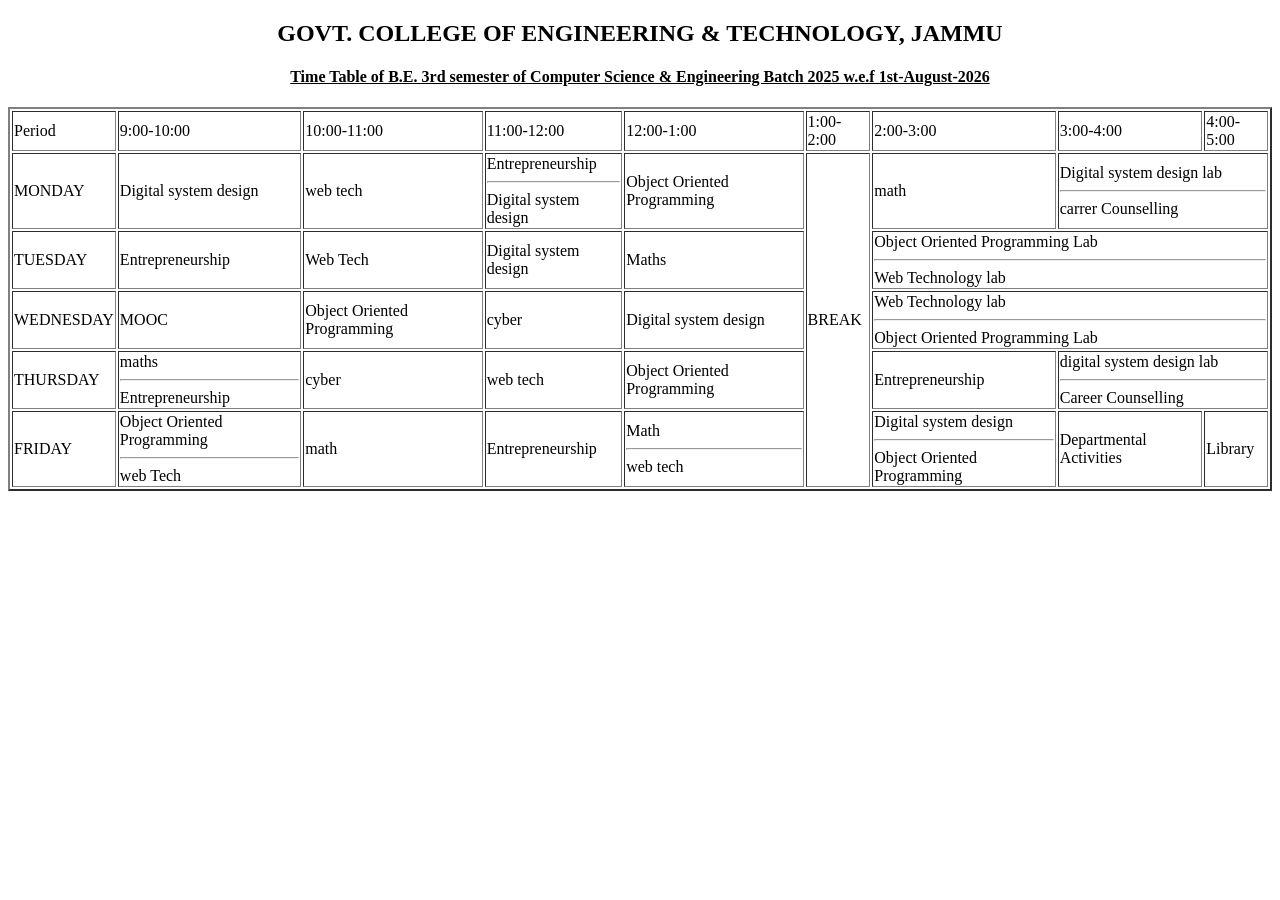
<file: Time Table/timetable.html>
<!DOCTYPE html>
<html lang="en">

<head>
     
    <title>timetable of 3 sem </title>
    
    <center>
        <h2><b>GOVT. COLLEGE OF ENGINEERING & TECHNOLOGY, JAMMU</b></h2>
        <h4><b><u>Time Table of B.E. 3rd semester of Computer Science & Engineering Batch 2025 w.e.f 1st-August-2026</u></b></h4>
    </center>
</head>

<body>
    <table border="2">
        <tr>

            <td>Period</td>
            <td>9:00-10:00</td>
            <td>10:00-11:00</td>
            <td>11:00-12:00</td>
            <td>12:00-1:00</td>
            <td>1:00-2:00</td>
            <td>2:00-3:00</td>
            <td>3:00-4:00</td>
            <td>4:00-5:00</td>


        </tr>
        <tr>
            <td  >MONDAY</td>
            <td>Digital system design </td>
            <td>web tech</td>
            <td>Entrepreneurship <br> <hr>

            Digital system design</td>
            <td>Object Oriented Programming</td>
            <td rowspan="5">BREAK</td>
            <td>math</td>
            <td colspan="2">Digital system design lab <br> <hr>
            carrer Counselling</td>



        </tr>


        <tr>
            <td>TUESDAY</td>
            <td>Entrepreneurship</td>
            <td>Web Tech</td>
            <td>Digital system design</td>
            <td>Maths</td>
            <td colspan="3">Object Oriented Programming Lab <br> <hr>
            Web Technology lab</td>
        </tr>

         
        <tr>
            <td  >WEDNESDAY</td>
            <td>MOOC</td>
            <td>Object Oriented Programming</td>
            <td>cyber</td>
            <td>Digital system design</td>
            <td colspan="3">Web Technology lab  <br> <hr>
             Object Oriented Programming Lab </td>
        </tr>
        <tr>
            <td  >THURSDAY</td>
            <td>maths <br> <hr> Entrepreneurship</td>
            <td>cyber</td>
            <td>web tech </td>
            <td>Object Oriented Programming</td>
            <td>Entrepreneurship </td>
            <td colspan="2">digital system design  lab  <br> <hr>Career Counselling</td>
            
        </tr>
        <tr>
            <td>FRIDAY</td>
            <td>Object Oriented Programming <br> <hr>web Tech </td>
            <td>math</td>
            <td>Entrepreneurship</td>
            <td>Math <br> <hr>web tech </td>
            <td>Digital system design<br> <hr>Object Oriented Programming
            </td>
            <td>Departmental Activities</td>
            <td>Library</td>
        </tr>


    </table>


</body>

</html>
</file>
